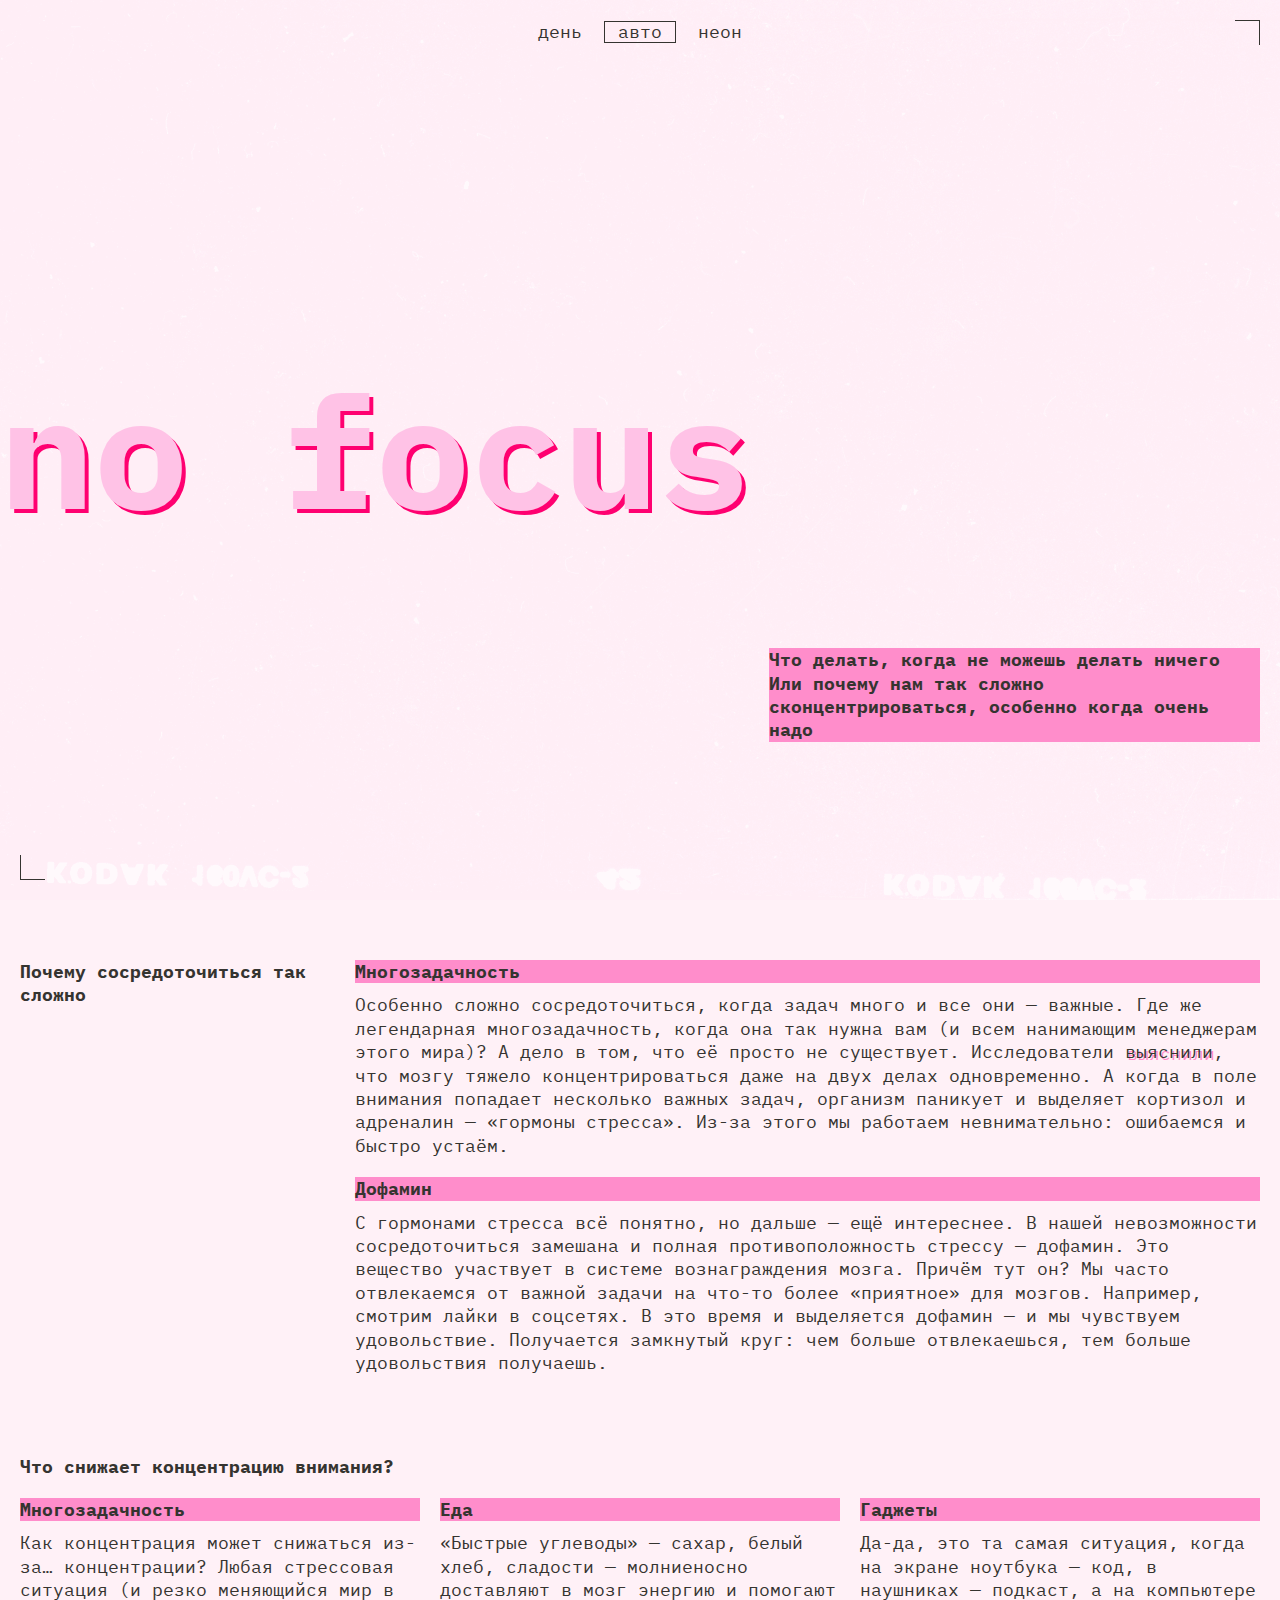
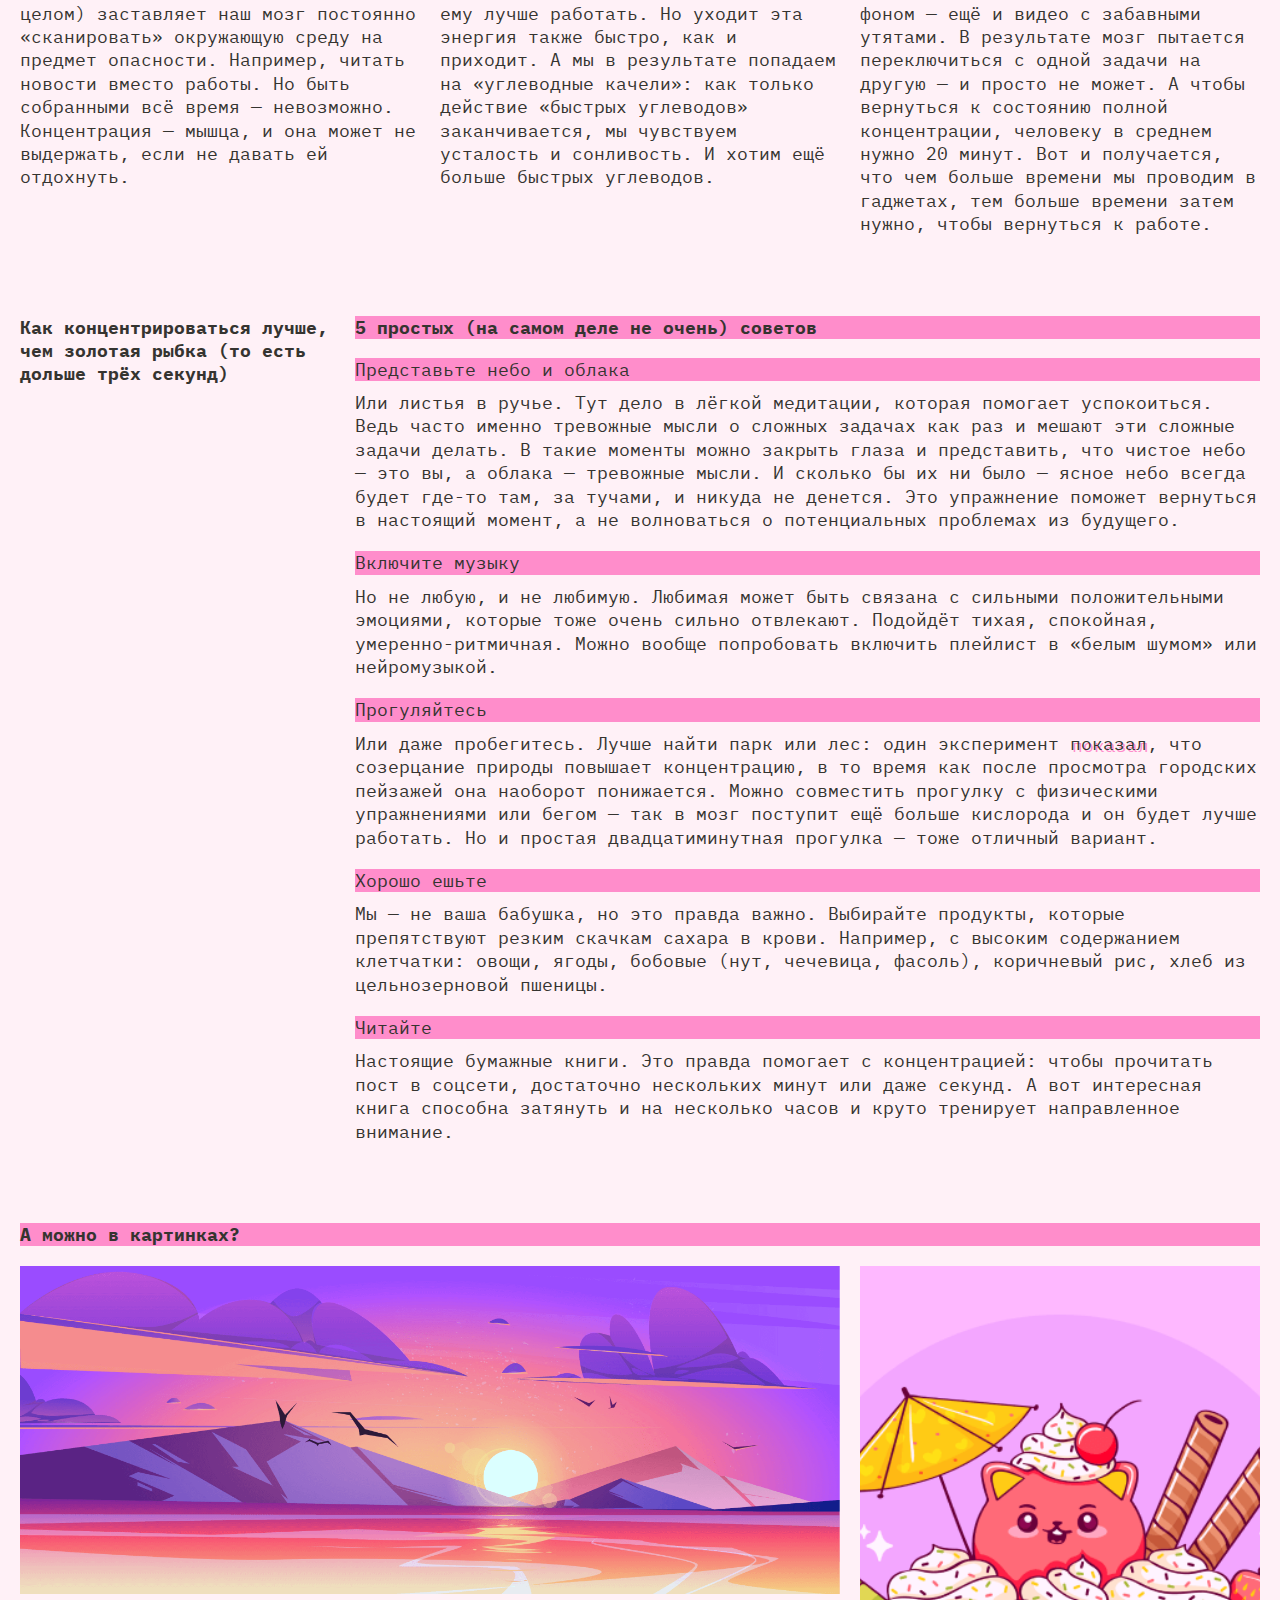
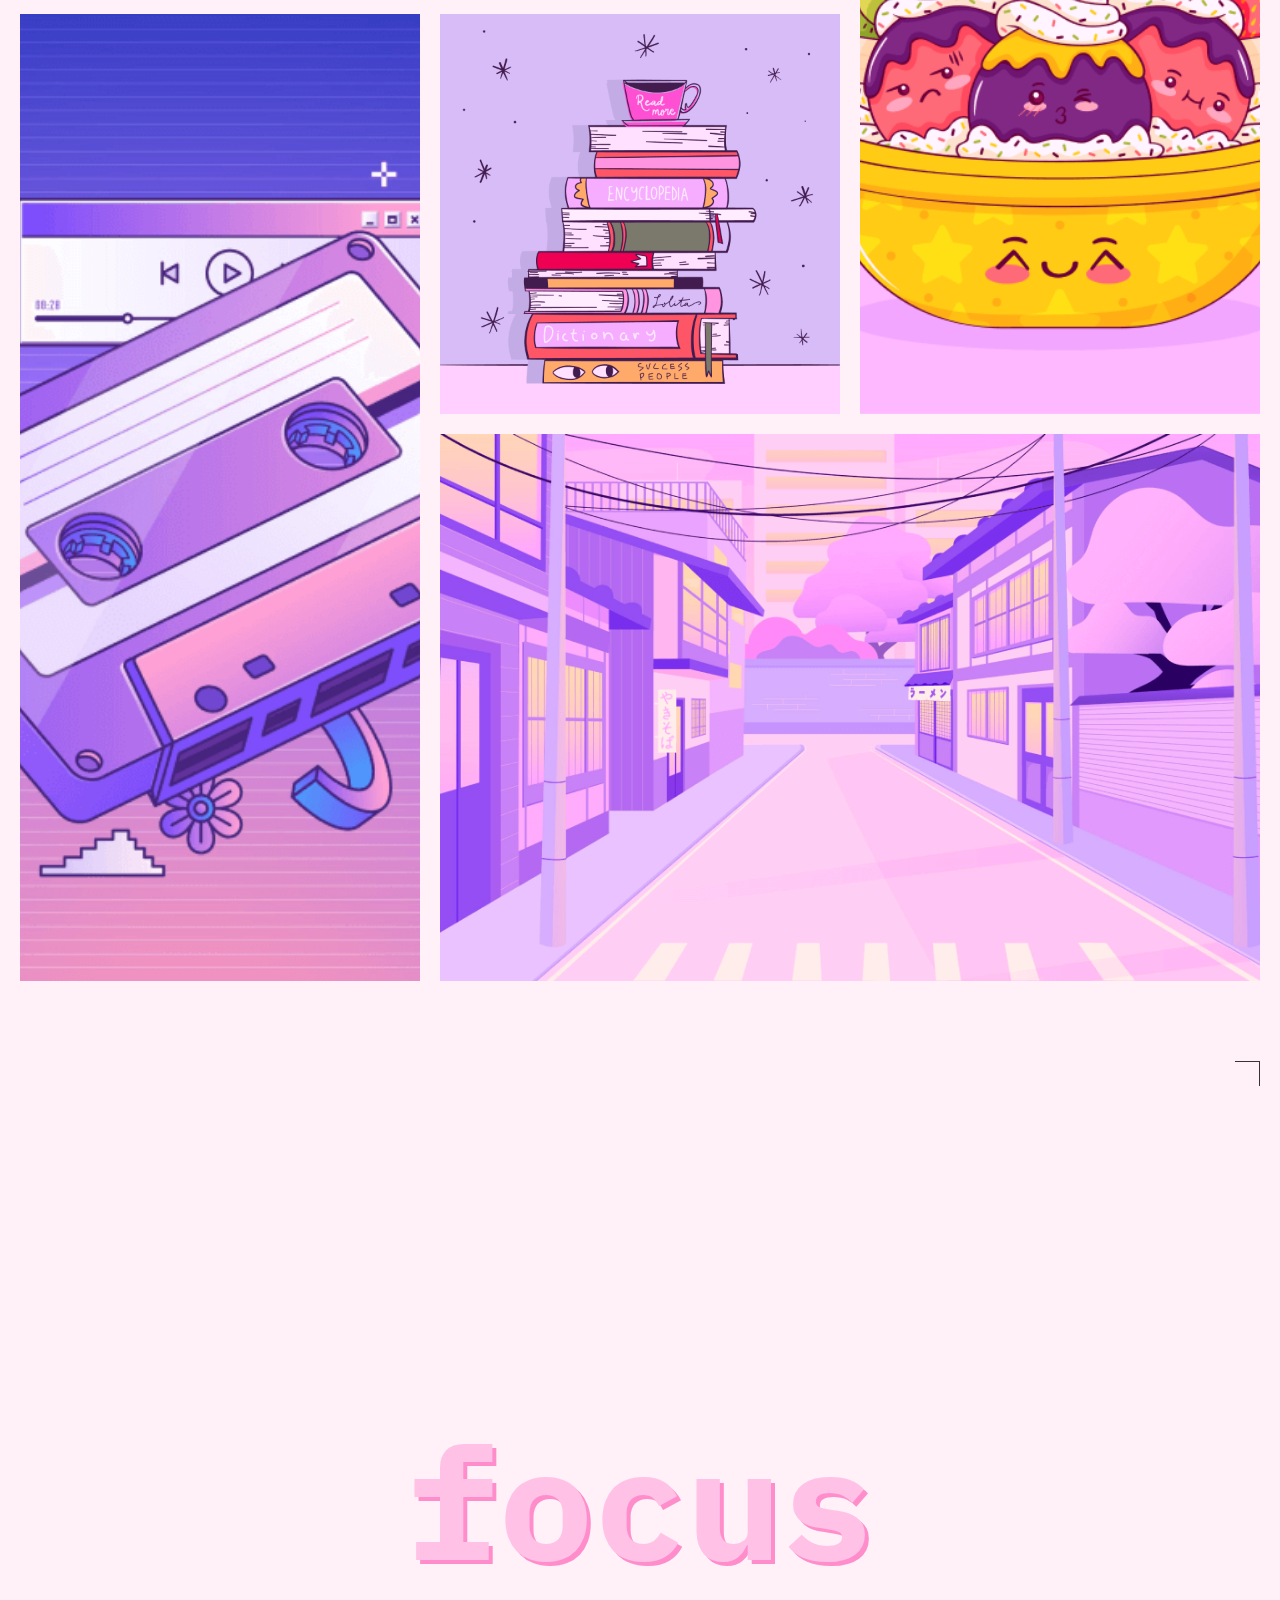
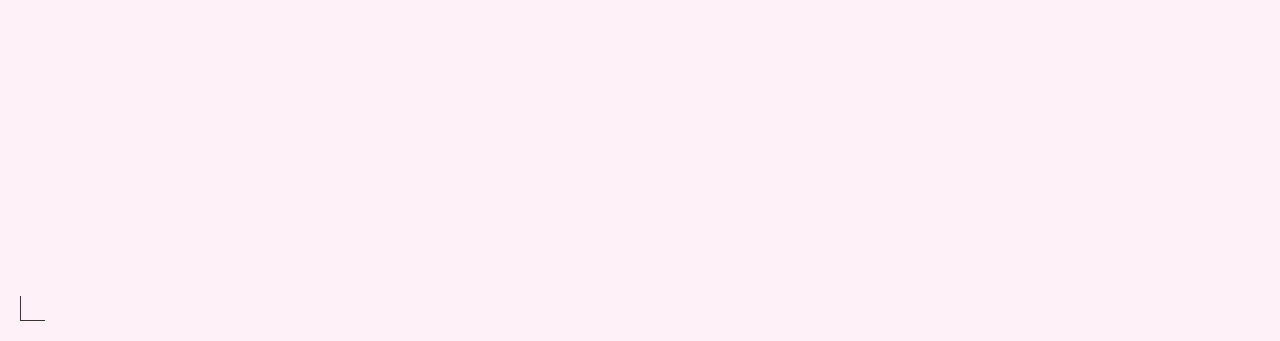
<file: index.html>
<!DOCTYPE html>
<html lang="ru">
    <head>
        <meta charset="UTF-8" />
        <meta http-equiv="X-UA-Compatible" content="IE=edge" />
        <meta name="viewport" content="width=device-width, initial-scale=1.0" />
        <meta name="color-scheme" content="light dark" />
        <title>Сложно сосредоточиться</title>
        <link rel="stylesheet" href="./fonts/fonts.css" />
        <link rel="stylesheet" href="./styles/globals.css" />
        <link rel="stylesheet" href="./styles/style.css" />
        <link rel="stylesheet" href="./styles/variables.css" />
        <link rel="stylesheet" href="./styles/style.css" />
        <link rel="stylesheet" href="./styles/dark.css" />
        <link rel="stylesheet" href="./styles/light.css" />
        <link rel="icon" type="image/svg+xml" href="images/favicon.svg" />
        <link rel="icon" type="image/x-icon" sizes="any" href="images/favicon.ico" />
        <link rel="apple-touch-icon" href="./images/favicon.png" />
    </head>
    <body class="page">
        <header class="header decorated-zone">
            <span class="icon-text">rec</span>
            <nav class="header__theme-menu">
                <ul class="header__theme-menu-list">
                    <li class="header__theme-menu-item">
                        <button class="header__theme-menu-button  header__theme-menu-button_type_light" >
                            День
                        </button>
                    </li>
                    <li class="header__theme-menu-item">
                        <button class="header__theme-menu-button header__theme-menu-button_active header__theme-menu-button_type_auto" >
                            Авто
                        </button>
                    </li>
                    <li class="header__theme-menu-item">
                        <button class="header__theme-menu-button header__theme-menu-button_type_dark" >
                            Неон
                        </button>
                    </li>
                </ul>
            </nav>

            <h1 class="heading-tittle">no focus</h1>

            <p class="introduction">
                Что делать, когда не можешь делать ничего<br />
                Или почему нам так сложно сконцентрироваться, особенно когда очень надо
            </p>
        </header>
        <main>
            <section class="difficulties-block">
                <!-- first -->
                <h2 class="subtitle">Почему сосредоточиться так сложно</h2>
                <article class="note">
                    <h3 class="item-heading task-heading">Многозадачность</h3>
                    <p class="main-text">
                        Особенно сложно сосредоточиться, когда задач много и все они — важные. Где же легендарная многозадачность, когда она так нужна вам (и всем нанимающим менеджерам этого мира)? А дело в том, что её просто не существует.
                        Исследователи <a href="https://dana.org/article/multicosts-of-multitasking/" class="hyperlink" target="_blank">выяснили</a>, что мозгу тяжело концентрироваться даже на двух делах одновременно. А когда в поле внимания
                        попадает несколько важных задач, организм паникует и выделяет кортизол и адреналин — «гормоны стресса». Из-за этого мы работаем невнимательно: ошибаемся и быстро устаём.
                    </p>
                </article>
                <article class="note">
                    <h3 class="item-heading">Дофамин</h3>
                    <p class="main-text">
                        С гормонами стресса всё понятно, но дальше — ещё интереснее. В нашей невозможности сосредоточиться замешана и полная противоположность стрессу — дофамин. Это вещество участвует в системе вознаграждения мозга. Причём
                        тут он? Мы часто отвлекаемся от важной задачи на что-то более «приятное» для мозгов. Например, смотрим лайки в соцсетях. В это время и выделяется дофамин — и мы чувствуем удовольствие. Получается замкнутый круг: чем
                        больше отвлекаешься, тем больше удовольствия получаешь.
                    </p>
                </article>
            </section>
            <section class="concentration-reduction-block">
                <!-- second -->
                <h2 class="subtitle">Что снижает концентрацию внимания?</h2>
                <article class="note">
                    <h3 class="item-heading">Многозадачность</h3>
                    <p class="main-text">
                        Как концентрация может снижаться из-за… концентрации? Любая стрессовая ситуация (и резко меняющийся мир в целом) заставляет наш мозг постоянно «сканировать» окружающую среду на предмет опасности. Например, читать
                        новости вместо работы. Но быть собранными всё время — невозможно. Концентрация — мышца, и она может не выдержать, если не давать ей отдохнуть.
                    </p>
                </article>
                <article class="note">
                    <h3 class="item-heading">Еда</h3>
                    <p class="main-text">
                        «Быстрые углеводы» — сахар, белый хлеб, сладости — молниеносно доставляют в мозг энергию и помогают ему лучше работать. Но уходит эта энергия также быстро, как и приходит. А мы в результате попадаем на «углеводные
                        качели»: как только действие «быстрых углеводов» заканчивается, мы чувствуем усталость и сонливость. И хотим ещё больше быстрых углеводов.
                    </p>
                </article>
                <article class="note">
                    <h3 class="item-heading">Гаджеты</h3>
                    <p class="main-text">
                        Да-да, это та самая ситуация, когда на экране ноутбука — код, в наушниках — подкаст, а на компьютере фоном — ещё и видео с забавными утятами. В результате мозг пытается переключиться с одной задачи на другую — и
                        просто не может. А чтобы вернуться к состоянию полной концентрации, человеку в среднем нужно 20 минут. Вот и получается, что чем больше времени мы проводим в гаджетах, тем больше времени затем нужно, чтобы вернуться
                        к работе.
                    </p>
                </article>
            </section>
            <section class="how-to-block">
                <!-- third -->
                <h2 class="subtitle">Как концентрироваться лучше, чем золотая рыбка (то есть дольше трёх секунд)</h2>
                <h3 class="advice-item-heading">5 простых (на самом деле не очень) советов</h3>
                <article class="note sky">
                    <h4 class="item-heading normal-weight-heading">Представьте небо и облака</h4>
                    <p class="main-text">
                        Или листья в ручье. Тут дело в лёгкой медитации, которая помогает успокоиться. Ведь часто именно тревожные мысли о сложных задачах как раз и мешают эти сложные задачи делать. В такие моменты можно закрыть глаза и
                        представить, что чистое небо — это вы, а облака — тревожные мысли. И сколько бы их ни было — ясное небо всегда будет где-то там, за тучами, и никуда не денется. Это упражнение поможет вернуться в настоящий момент, а
                        не волноваться о потенциальных проблемах из будущего.
                    </p>
                </article>
                <article class="note">
                    <h4 class="item-heading normal-weight-heading">Включите музыку</h4>
                    <p class="main-text">
                        Но не любую, и не любимую. Любимая может быть связана с сильными положительными эмоциями, которые тоже очень сильно отвлекают. Подойдёт тихая, спокойная, умеренно-ритмичная. Можно вообще попробовать включить плейлист
                        в «белым шумом» или нейромузыкой.
                    </p>
                </article>
                <article class="note">
                    <h4 class="item-heading normal-weight-heading">Прогуляйтесь</h4>
                    <p class="main-text">
                        Или даже пробегитесь. Лучше найти парк или лес: один эксперимент <a href="https://dana.org/article/multicosts-of-multitasking/" class="hyperlink" target="_blank">показал</a>, что созерцание природы повышает
                        концентрацию, в то время как после просмотра городских пейзажей она наоборот понижается. Можно совместить прогулку с физическими упражнениями или бегом — так в мозг поступит ещё больше кислорода и он будет лучше
                        работать. Но и простая двадцатиминутная прогулка — тоже отличный вариант.
                    </p>
                </article>
                <article class="note">
                    <h4 class="item-heading normal-weight-heading">Хорошо ешьте</h4>
                    <p class="main-text">
                        Мы — не ваша бабушка, но это правда важно. Выбирайте продукты, которые препятствуют резким скачкам сахара в крови. Например, с высоким содержанием клетчатки: овощи, ягоды, бобовые (нут, чечевица, фасоль), коричневый
                        рис, хлеб из цельнозерновой пшеницы.
                    </p>
                </article>
                <article class="note">
                    <h4 class="item-heading normal-weight-heading">Читайте</h4>
                    <p class="main-text">
                        Настоящие бумажные книги. Это правда помогает с концентрацией: чтобы прочитать пост в соцсети, достаточно нескольких минут или даже секунд. А вот интересная книга способна затянуть и на несколько часов и круто
                        тренирует направленное внимание.
                    </p>
                </article>
            </section>
            <section>
                <h3 class="item-heading-pictures">А можно в картинках?</h3>
                <article class="pictures">
                    <img src="./images/sunset.png" alt="Изображение заката на фоне воды и гор" class="section__image sunset" loading="lazy" />
                    <img src="./images/ice-cream.png" alt="Шарики мороженого с мордочками" class="section__image ice-cream" loading="lazy" />
                    <img src="./images/tape.png" alt="Изображение кассеты" class="section__image tape" loading="lazy" />
                    <img src="./images/books.png" alt="Стопка книг с кружкой чая" class="section__image books" loading="lazy" />
                    <img src="./images/street.png" alt="Улица с низкой застройкой" class="section__image street" loading="lazy" />
                </article>
            </section>
        </main>
        <footer class="footer decorated-zone">
            <h2 class="footer-title">focus</h2>
        </footer>
        <script src="./scripts/script.js"></script>
    </body>
</html>
</file>
<file: fonts/fonts.css>
@font-face {
  font-family: 'IBM Plex mono';
  src: url(./IBMPlexMono-Regular.woff) format('woff');
  font-weight: normal;
  font-display: swap;
}

@font-face {
  font-family: 'IBM Plex mono';
  src: url(./IBMPlexMono-Bold.woff) format('woff');
  font-weight: bold;
  font-display: swap;
}
</file>
<file: styles/globals.css>
/* Глобальные стили для проекта, их можно дополнять и менять по желанию */

*,
*::before,
*::after {
  box-sizing: border-box;
}


* {
  box-sizing: border-box;
}

html {
  block-size: 100%;
}


body {
  min-inline-size: 375px;
  max-inline-size: 1440px;
  margin: 0 auto;
}

h1,
h2,
h3,
h4,
h5,
h6,
p {
  margin: 0;
}

ul {
  margin: 0;
  padding: 0;
  list-style: none;
}

picture {
  margin: 0;
  padding: 0;
}

button,
a {
  color: currentColor;
  font-family: inherit;
  font-size: inherit;
  line-height: inherit;
}
</file>
<file: styles/style.css>
body,
html {
    display: flex;
    height: auto;
    justify-content: center;
    align-items: center;
}

.page {
    display: flex;
    flex-direction: column;
    font-family: IBM Plex Mono, Arial, sans-serif;
    font-size: 18px;
    line-height: 23.4px;
    margin: 0;
    padding: 0;
    background-color: var(--background-color);
    background-image: var(--page-image);
    background-repeat: no-repeat;
    background-size: cover;
    background-position: center;
   background-attachment: fixed;
    width: 100%;
}

button {
    cursor: pointer;
}

.hyperlink {
    display: inline-block;
    text-decoration: none;
    text-shadow: 2px 2px 0 var(--accent-color);
    line-height: 18px;
}

.hyperlink:hover {
    border-bottom: 1px solid var(--main-text-color);
}

.hyperlink:focus {
    outline: none;
}

.hyperlink:focus-visible {
    outline: 1px solid var(--main-text-color);
}

.header {
    display: grid;
    grid-template-columns: 1fr;
    grid-template-rows: 1fr min-content 1fr;
    width: 100%;
    height: 100vh;
    min-height: 668px;
    padding: 0;
    padding-block-start: 10px;
}

@media (min-width: 768px) {
    .header {
        min-height: 1024px;
        padding-block-start: 20px;
    }
}

@media (min-width: 1024px) {
    .header {
        min-height: 768px;
    }
}

.decorated-zone {
    position: relative;

}

.decorated-zone::after {
    content: "";
    position: absolute;
    border-top: 1px solid var(--decoration-color);
    border-right: 1px solid var(--decoration-color);
    width: 25px;
    height: 25px;
    justify-self: end;
    grid-row: 1;
    right: 10px;
    top: 0;
}

.decorated-zone::before {
    content: "";
    position: absolute;
    border-bottom: 1px solid var(--decoration-color);
    border-left: 1px solid var(--decoration-color);
    width: 25px;
    height: 25px;
    justify-self: start;
    /*align-self: end;*/
    left: 10px;
    bottom: 10px;
    grid-row: 3;
}

@media (min-width: 768px) {
    .decorated-zone::before {
        left: 20px;
        bottom: 20px;
    }

    .decorated-zone::after {
        right: 20px;
        top: 0;
    }
}

.icon-text {
    color: var(--navigagtion-text-color);
    margin: 0 35px 0 0;
    text-align: end;
    height: fit-content;
    grid-row-start: 1;
    grid-column: 1;
    position: relative;
    text-transform: uppercase;
}

.icon-text::after {
    content: "";
    position: absolute;
    width: 9px;
    height: 9px;
    border-radius: 50%;
    background-color: #ff0070;
    box-shadow: 0 0 4px 2px #ff0070;
    right: -16px;
    top: 9px;
}

@media (min-width: 768px) {
    .icon-text {
        width: fit-content;
        height: fit-content;
        justify-self: end;
        padding-right: 9px;
    }

    .icon-text::after {
        right: -6px;
    }
}

.header__theme-menu {
    grid-row: 1;
    grid-column: 1;
    margin-right: 10px;
    min-height: 99px;
    align-self: center;
}

.header__theme-menu-list {
    display: flex;
    align-items: end;
    flex-direction: column;
    list-style-type: none;
    gap: 10px;
    padding: 0;
}

@media (min-width: 768px) {
    .header__theme-menu {
        margin-right: 20px;
    }
}

@media (min-width: 1024px) {
    .header__theme-menu {
        width: 100%;
        align-self: start;
    }

    .header__theme-menu-list {
        display: flex;
        flex-direction: row;
        justify-content: center;
        min-width: 230px;
    }
}

.header__theme-menu-button {
    font-family: IBM Plex Mono, Arial, sans-serif;
    font-size: 18px;
    line-height: 18px;
    font-weight: 400;
    background-color: transparent;
    color: var(--navigagtion-text-color);
    border: none;
    text-transform: lowercase;
    width: 3.9em;
}


.header__theme-menu-button:hover {
    outline: 1px solid var(--nav-outline);
}

.header__theme-menu-button:focus {
    outline: none;
}

.header__theme-menu-button:focus-visible {
    border-bottom: 1px solid var(--decoration-color);
}

.header__theme-menu-button_active {
    pointer-events: none;
    outline: 1px solid var(--navigagtion-text-color);
}



.header__theme-menu-item {
    color: var(--navigagtion-text-color);
}

.heading-tittle {
    color: var(--title-color);
    font-family: IBM Plex Mono, Arial, sans-serif;
    font-weight: 700;
    line-height: 96px;
    text-align: left;
    text-shadow: 4px 4px 0 var(--accent-color);
    grid-row: 2;
    padding-left: 10px;
}

@media (min-width: 375px) {
    .heading-tittle {
        font-size: clamp(7.25rem, 7.0115rem + 1.0178vw, 7.5rem);
    }
}

@media (min-width: 768px) {
    .heading-tittle {
        font-size: clamp(7.5rem, 0.5625rem + 14.4531vw, 9.8125rem);
        padding-left: 0;
        padding-block-end: 20px;
    }
}

@media (min-width: 1024px) {
    .heading-tittle {
        text-shadow: 4px 4px 0 #ff0070;
        font-size: clamp(7.5rem, 0.5625rem + 14.4531vw, 9.8125rem);
    }
}

.introduction {
    width: 355px;
    height: fit-content;
    font-family: IBM Plex Mono, Arial, sans-serif;
    font-weight: 700;
    line-height: 23.4px;
    background-color: var(--accent-color);
    color: var(--accent-text-color);
    justify-self: end;
    align-self: center;
    margin-right: 10px;
    margin-bottom: 10px;
    grid-row: 3;
}

@media (min-width: 768px) {
    .introduction {
        width: 364px;
        margin-right: 20px;
        margin-block-end: 40px;
    }
}

@media (min-width: 1024px) {
    .introduction {
        width: 491px;
        margin-block-end: 28px;
    }
}

.subtitle {
    color: var(--subtitle-color);
    font-family: IBM Plex Mono, Arial, sans-serif;
    font-size: 18px;
    line-height: 23.4px;
}

.how-to-block .subtitle {
    margin-block-end: 20px;
}

.item-heading {
    background-color: var(--accent-color);
    color: var(--accent-text-color);
    font-family: IBM Plex Mono, Arial, sans-serif;
    font-size: 18px;
    line-height: 23.4px;
    font-weight: 700;
}

.advice-item-heading {
    background-color: var(--accent-color);
    color: var(--accent-text-color);
    font-weight: 700;
    height: fit-content;
}

@media (min-width: 768px) {
    .advice-item-heading {
        grid-row: 1;
        grid-column: 2;
        font-size: 18px;
    }
    .sky {
        grid-row: 1;
        grid-column: 2;
        padding-block-start: 42px;
    }
}

.main-text {
    color: var(--main-text-color);
    margin: 0;
    font-family: IBM Plex Mono, Arial, sans-serif;
    font-size: 18px;
    line-height: 23.4px;
    font-weight: 400;
}

main {
    display: grid;
    gap: 50px;
    margin: 40px 10px 0 10px;
}

.note {
    display: flex;
    flex-direction: column;
    margin-block-start: 20px;
    gap: 10px;
}

@media (min-width: 768px) {
    main {
        margin: 60px 20px 0 20px;
        gap: 80px;
    }

    .difficulties-block {
        display: grid;
        grid-template-columns: 236px auto;
        grid-auto-flow: row;
        column-gap: 20px;
    }

    .task-heading {
        margin-block-start: -20px;
    }

    .difficulties-block .subtitle {
        grid-column: 1;
        grid-row: auto;
    }

    .difficulties-block .note {
        grid-column: 2;
        grid-row: auto;
    }
}

@media (min-width: 1024px) {
    main {
        margin: 60px 20px 0 20px;
    }
    .difficulties-block {
        grid-template-columns: 315px auto;
    }
}

@media (min-width: 768px) {
    .concentration-reduction-block .subtitle {
        max-width: 236px;
    }
}

@media (min-width: 1024px) {
    .concentration-reduction-block {
        display: grid;
        gap: 20px;
        grid-template-columns: 1fr 1fr 1fr;
        grid-template-rows: auto auto;
        grid-auto-flow: row;
    }

    .concentration-reduction-block .note {
        margin: 0;
    }

    .concentration-reduction-block .subtitle {
        grid-column: 1 / span 3;
        max-width: 33%;
    }
}

.normal-weight-heading {
    font-weight: 400;
    font-size: 18px;
    line-height: 23.4px;
}

@media (min-width: 768px) {
    .how-to-block {
        display: grid;
        grid-template-rows: auto-fill;

        gap: 20px;
    }

    .how-to-block .subtitle {
        grid-column: 1;
        margin: 0;
        width: 236px;
    }

    .how-to-block .note {
        grid-column: 2;
        margin-block-start: 0;
    }
}

@media (min-width: 1024px) {
    .how-to-block .subtitle {
        width: 315px;
    }
}
.section__image {
    width: 100%;
    height: 100%;
    object-fit: cover;
    object-position: center;
    min-width: 100%;
    min-height: 100%;
}

.item-heading-pictures {
    background-color: var(--accent-color);
    color: var(--accent-text-color);
    font-family: IBM Plex Mono, Arial, sans-serif;
    font-size: 18px;
    line-height: 23.4px;
    font-weight: 700;
    grid-row: 1;
    grid-column: 1;
    margin-block-end: 10px;
}

.pictures {
    display: grid;
    grid-template-rows: repeat(5, auto);
    gap: 10px;
}

@media (min-width: 768px) {
    .item-heading-pictures {
        margin-block-end: 20px;
    }

    .pictures {
        display: grid;
        gap: 20px;
        margin: 20px 0 0 0;
        object-fit: cover;
        grid-template-areas:
            "sunset sunset ice-cream"
            "tape books ice-cream"
            "tape street street";
    }

    .sunset {
        grid-area: sunset;
    }

    .ice-cream {
        grid-area: ice-cream;
    }

    .tape {
        grid-area: tape;
    }

    .books {
        grid-area: books;
    }

    .street {
        grid-area: street;
    }
}

.footer {
    display: grid;
    width: 100%;
    padding: 10px 0 0 0;
    margin-top: 40px;
    justify-content: center;
    height: 100vh;
    min-height: 668px;
}

/*.footer .decorated-zone::after {
    align-self: start;
}*/

.footer-title {
    color: var(--title-color);
    font-family: IBM Plex Mono, Arial, sans-serif;
    font-weight: 700;
    line-height: 96px;
    text-shadow: 4px 4px 0 var(--accent-color);
    width: 100%;
    height: fit-content;
    align-self: center;
}

@media (min-width: 375px) {
    .footer-title {
        font-size: clamp(7.25rem, 7.0115rem + 1.0178vw, 7.5rem);
    }
}

@media (min-width: 768px) {
    .footer {
        min-height: 1024px;
        padding: 20px 0 0 0;
        margin-top: 20px;
    }
    .footer-title {
        font-size: clamp(7.5rem, 0.5625rem + 14.4531vw, 9.8125rem);
    }
}

@media (min-width: 1024px) {
    .footer {
        min-height: 768px;
    }

    .footer-title {
        font-size: clamp(7.5rem, 0.5625rem + 14.4531vw, 9.8125rem);
    }
}
</file>
<file: styles/variables.css>
/*
  Переменные для вашего проекта
  и их переопределение под различные устройства
*/
:root {
  --title-color: #ffc2e6;
  --background-color: #fff1f7;
  --navigagtion-text-color: #353430;
  --nav-outline: rgba(53, 52, 48, 0.4);
  --accent-color: #ff8dcb;
  --accent-text-color: #353430;
  --subtitle-color: #353430;
  --main-text-color: #353430;
  --page-image: url("../images/cover-image-light.png");
  --hyperlink-outline: #353430;
  --decoration-color: #353430;
} 

@media (prefers-color-scheme: light) {
:root {
  --title-color: #ffc2e6;
  --background-color: #fff1f7;
  --navigagtion-text-color: #353430;
  --nav-outline: rgba(53, 52, 48, 0.4);
  --accent-color: #ff8dcb;
  --accent-text-color: #353430;
  --subtitle-color: #353430;
  --main-text-color: #353430;
  --hyperlink-outline: #353430;
  --decoration-color: #353430;
  --page-image: url("../images/cover-image-light.png");
}
}

@media (prefers-color-scheme: dark) {
  :root {
    --title-color: #db00ff;
    --background-color: #000028;
    --navigagtion-text-color: #ff0070;
    --nav-outline: rgba(255, 0, 112, 0.4);
    --accent-color: #ff0070;
    --accent-text-color: #000028;
    --subtitle-color: #ff0070;
    --main-text-color: #f1b2ce;
    --hyperlink-outline: #f1b2ce;
    --decoration-color: #ff0070;
    --page-image: url("../images/cover-image-dark.png");
   }
  }
</file>
<file: styles/dark.css>
/*
  Специально для тёмной темы при наличии класса,
  здесь окажутся стили, которые нужно переопределить принудительно,
  переключая тему
*/

.page.theme_dark {
  --title-color: #db00ff;
  --background-color: #000028;
  --navigagtion-text-color: #ff0070;
  --nav-outline: rgba(255, 0, 112, 0.4);
  --accent-color: #ff0070;
  --accent-text-color: #000028;
  --subtitle-color: #ff0070;
  --main-text-color: #f1b2ce;
  --decoration-color: #ff0070;
  --page-image: url("../images/cover-image-dark.png");
}

@media (prefers-color-scheme: dark) {
  :root {
      --title-color: #db00ff;
      --background-color: #000028;
      --navigagtion-text-color: #ff0070;
      --nav-outline: rgba(255, 0, 112, 0.4);
      --accent-color: #ff0070;
      --accent-text-color: #000028;
      --subtitle-color: #ff0070;
      --main-text-color: #f1b2ce;
      --hyperlink-outline: #f1b2ce;
      --decoration-color: #ff0070;
      --page-image: url("../images/cover-image-dark.png");
  }

  .icon-text {
      display: inline-block;
  }
}

.page.theme_dark .icon-text {
  display: inline-block;
}
</file>
<file: styles/light.css>
/*
  Специально для светлой темы при наличии класса.
  Здесь окажутся стили, которые нужно переопределить принудительно,
  переключая тему
*/

.page.theme_light {
  --title-color: #ffc2e6;
  --background-color: #fff1f7;
  --navigagtion-text-color: #353430;
  --nav-outline: rgba(53, 52, 48, 0.4);
  --accent-color: #ff8dcb;
  --accent-text-color: #353430;
  --subtitle-color: #353430;
  --main-text-color: #353430;
  --page-image: url("../images/cover-image-light.png");
  --hyperlink-outline: #353430;
  --decoration-color: #353430;
}

@media (prefers-color-scheme: light) {
  :root {
      --title-color: #ffc2e6;
      --background-color: #fff1f7;
      --navigagtion-text-color: #353430;
      --nav-outline: rgba(53, 52, 48, 0.4);
      --accent-color: #ff8dcb;
      --accent-text-color: #353430;
      --subtitle-color: #353430;
      --main-text-color: #353430;
      --hyperlink-outline: #353430;
      --decoration-color: #353430;
      --page-image: url("../images/cover-image-light.png");
  }

  .icon-text {
      display: none;
  }
}

.page.theme_light .icon-text {
  display: none;
}
</file>
